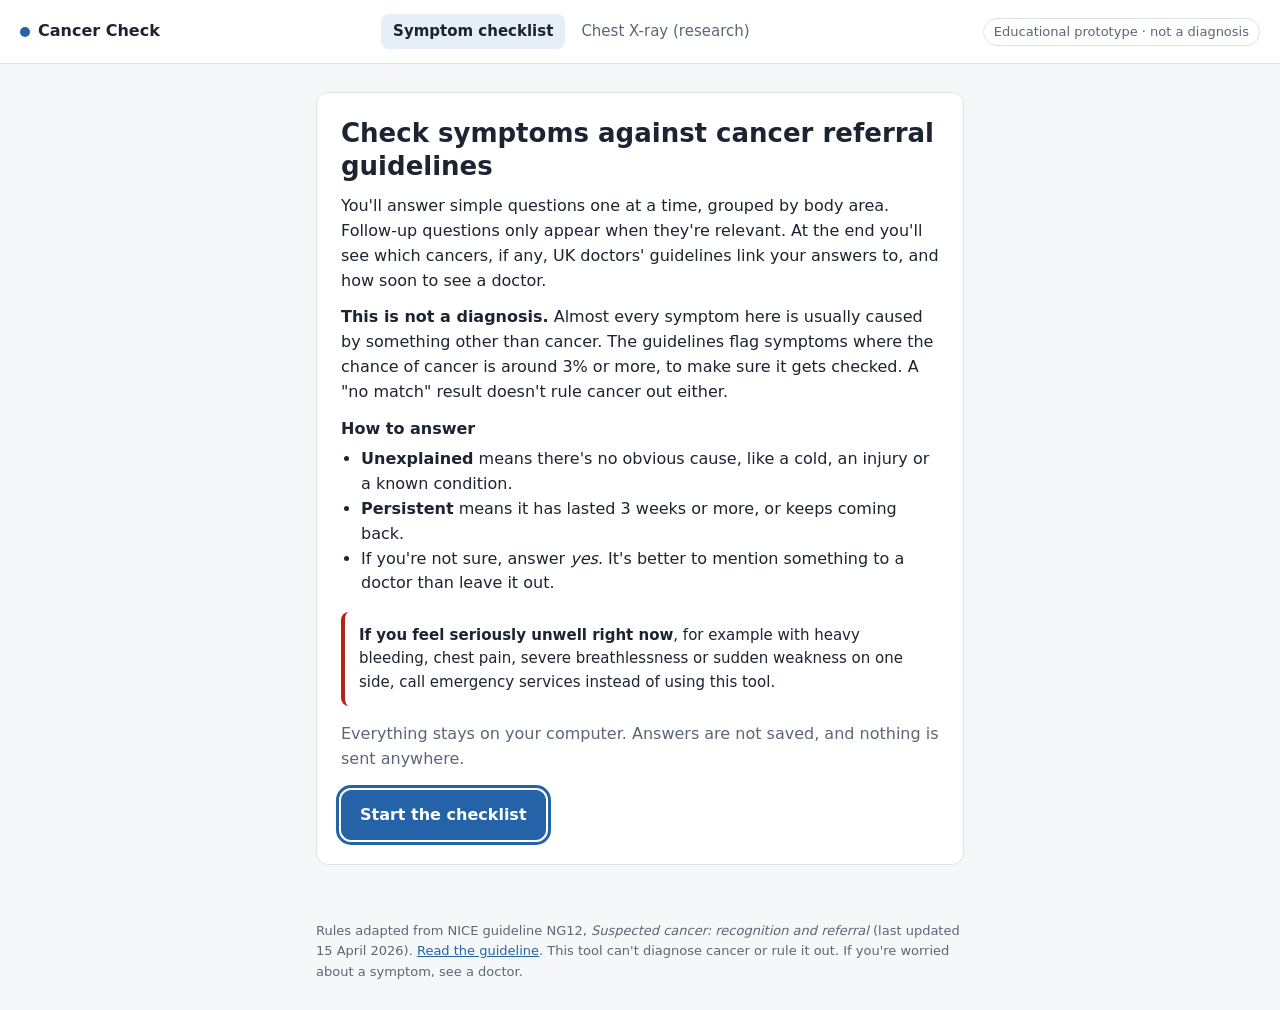
<file: web/index.html>
<!doctype html>
<html lang="en">
<head>
  <meta charset="utf-8" />
  <meta name="viewport" content="width=device-width, initial-scale=1" />
  <title>Cancer Symptom Check</title>
  <link rel="stylesheet" href="styles.css" />
</head>
<body>
  <header class="topbar">
    <div class="brand"><span class="dot" aria-hidden="true"></span> Cancer Check</div>
    <nav class="tabs"><a href="index.html" aria-current="page">Symptom checklist</a><a href="xray.html">Chest X-ray (research)</a></nav>
    <span class="badge">Educational prototype · not a diagnosis</span>
  </header>

  <main id="app" aria-live="polite"></main>

  <footer class="foot">
    Rules adapted from NICE guideline NG12, <em>Suspected cancer: recognition and referral</em>
    (last updated <span id="kb-date"></span>).
    <a id="kb-link" target="_blank" rel="noopener">Read the guideline</a>.
    This tool can't diagnose cancer or rule it out. If you're worried about a symptom, see a doctor.
  </footer>

  <script src="rules.js"></script>
  <script src="engine.js"></script>
  <script src="xray.js"></script>
  <script src="app.js"></script>
</body>
</html>
</file>
<file: web/styles.css>
:root {
  --bg: #f6f7f9;
  --surface: #ffffff;
  --text: #1b2430;
  --muted: #5b6676;
  --border: #dde2e8;
  --accent: #2563a8;
  --accent-text: #ffffff;
  --accent-soft: #e6eef8;
  --u-emergency: #b42318;
  --u-48h: #c4560c;
  --u-2wk: #a86b00;
  --u-soon: #2563a8;
  --u-routine: #4b5a6b;
  --radius: 12px;
  color-scheme: light;
}
@media (prefers-color-scheme: dark) {
  :root:not([data-theme="light"]) {
    --bg: #12161c;
    --surface: #1b2129;
    --text: #e6eaf0;
    --muted: #9aa5b4;
    --border: #2d3540;
    --accent: #6aa5e8;
    --accent-text: #0d1726;
    --accent-soft: #1d2b3d;
    --u-emergency: #f2786c;
    --u-48h: #f0a061;
    --u-2wk: #e2be5a;
    --u-soon: #6aa5e8;
    --u-routine: #9aa5b4;
    color-scheme: dark;
  }
}
:root[data-theme="dark"] {
  --bg: #12161c; --surface: #1b2129; --text: #e6eaf0; --muted: #9aa5b4; --border: #2d3540;
  --accent: #6aa5e8; --accent-text: #0d1726; --accent-soft: #1d2b3d;
  --u-emergency: #f2786c; --u-48h: #f0a061; --u-2wk: #e2be5a; --u-soon: #6aa5e8; --u-routine: #9aa5b4;
  color-scheme: dark;
}

* { box-sizing: border-box; }
body {
  margin: 0;
  background: var(--bg);
  color: var(--text);
  font: 16px/1.55 system-ui, -apple-system, "Segoe UI", Roboto, sans-serif;
  min-height: 100vh;
  display: flex;
  flex-direction: column;
}
a { color: var(--accent); }

.topbar {
  display: flex; align-items: center; justify-content: space-between; gap: 12px; flex-wrap: wrap;
  padding: 14px 20px; border-bottom: 1px solid var(--border); background: var(--surface);
}
.brand { font-weight: 650; display: flex; align-items: center; gap: 8px; }
.dot { width: 10px; height: 10px; border-radius: 50%; background: var(--accent); }
.badge { font-size: 13px; color: var(--muted); border: 1px solid var(--border); padding: 3px 10px; border-radius: 999px; }

main { flex: 1; width: 100%; max-width: 680px; margin: 0 auto; padding: 28px 16px 40px; }
.foot { max-width: 680px; margin: 0 auto; padding: 16px 16px 28px; font-size: 13px; color: var(--muted); }

.card { background: var(--surface); border: 1px solid var(--border); border-radius: var(--radius); padding: 24px; }
h1 { font-size: 26px; line-height: 1.25; margin: 0 0 12px; }
h2 { font-size: 21px; line-height: 1.3; margin: 0 0 8px; }
h3 { font-size: 16px; margin: 0 0 6px; }
p { margin: 0 0 12px; }
.muted { color: var(--muted); }
ul.plain { margin: 0 0 12px; padding-left: 20px; }

.notice { border-left: 4px solid var(--u-emergency); background: var(--surface); padding: 12px 14px; border-radius: 8px; margin: 16px 0; font-size: 15px; }

.btn {
  font: inherit; cursor: pointer; border-radius: 10px; padding: 12px 18px; border: 1px solid var(--border);
  background: var(--surface); color: var(--text); min-height: 48px;
}
.btn:hover { border-color: var(--accent); }
.btn:focus-visible { outline: 3px solid var(--accent); outline-offset: 2px; }
.btn.primary { background: var(--accent); color: var(--accent-text); border-color: var(--accent); font-weight: 600; }
.btn.link { border: none; background: none; color: var(--muted); padding: 8px 4px; min-height: 0; }
.btn.link:hover { color: var(--text); }
.actions { display: flex; gap: 10px; flex-wrap: wrap; margin-top: 18px; }

/* Question screen */
.progress { height: 6px; background: var(--border); border-radius: 999px; overflow: hidden; margin-bottom: 8px; }
.progress > div { height: 100%; background: var(--accent); transition: width .25s ease; }
.progress-label { display: flex; justify-content: space-between; font-size: 13px; color: var(--muted); margin-bottom: 18px; }
.question { font-size: 22px; line-height: 1.35; font-weight: 600; margin: 0 0 10px; }
.hint { color: var(--muted); font-size: 15px; margin-bottom: 4px; }
.answers { display: grid; grid-template-columns: 1fr 1fr; gap: 10px; margin-top: 20px; }
.answers.choices { grid-template-columns: 1fr; }
.answers .btn { font-size: 17px; text-align: left; }
.answers:not(.choices) .btn { text-align: center; font-weight: 600; }
.btn.selected { border-color: var(--accent); background: var(--accent-soft); }
.num-row { display: flex; gap: 10px; margin-top: 20px; }
.num-row input {
  font: inherit; font-size: 20px; width: 140px; padding: 10px 12px; border-radius: 10px;
  border: 1px solid var(--border); background: var(--bg); color: var(--text);
}
.error { color: var(--u-emergency); font-size: 14px; margin-top: 8px; min-height: 1em; }
.kbd-hint { font-size: 13px; color: var(--muted); margin-top: 14px; }
kbd { border: 1px solid var(--border); border-bottom-width: 2px; border-radius: 4px; padding: 0 5px; font: 12px ui-monospace, monospace; }

/* Results */
.result { border: 1px solid var(--border); border-left: 6px solid var(--u); border-radius: var(--radius); background: var(--surface); padding: 18px 20px; margin-top: 14px; }
.result .urgency { display: inline-block; font-size: 13px; font-weight: 700; letter-spacing: .02em; color: var(--u); text-transform: uppercase; margin-bottom: 4px; }
.result .cancers { font-size: 18px; font-weight: 650; margin: 0 0 8px; }
.result .label { font-size: 13px; font-weight: 600; color: var(--muted); margin: 12px 0 2px; }
.result ul { margin: 0; padding-left: 20px; }
.result .strength { font-size: 12px; font-weight: 600; border: 1px solid var(--border); border-radius: 999px; padding: 1px 8px; margin-right: 6px; color: var(--muted); white-space: nowrap; }
.result .recs { font-size: 13px; color: var(--muted); margin-top: 10px; }
.u-emergency { --u: var(--u-emergency); }
.u-48h { --u: var(--u-48h); }
.u-2wk { --u: var(--u-2wk); }
.u-soon { --u: var(--u-soon); }
.u-routine { --u: var(--u-routine); }

.summary-box { margin-top: 22px; }
.summary-box pre {
  white-space: pre-wrap; font: 14px/1.5 ui-monospace, Consolas, monospace; background: var(--bg);
  border: 1px solid var(--border); border-radius: 8px; padding: 12px; margin: 8px 0 0; max-height: 260px; overflow: auto;
}

@media (max-width: 480px) {
  .card { padding: 18px; }
  .question { font-size: 19px; }
  h1 { font-size: 22px; }
}
@media print {
  .topbar, .actions, .btn, .foot a { display: none !important; }
  body { background: #fff; color: #000; }
  .result, .card { break-inside: avoid; }
}

/* Nav */
.tabs { display: flex; gap: 4px; flex-wrap: wrap; }
.tabs a { text-decoration: none; color: var(--muted); padding: 6px 12px; border-radius: 8px; font-size: 15px; }
.tabs a:hover { color: var(--text); background: var(--bg); }
.tabs a[aria-current="page"] { color: var(--text); background: var(--accent-soft); font-weight: 600; }

/* X-ray page */
.drop {
  border: 2px dashed var(--border); border-radius: var(--radius); padding: 28px 16px; text-align: center;
  background: var(--surface); cursor: pointer; transition: border-color .15s, background .15s;
}
.drop:hover, .drop.over { border-color: var(--accent); background: var(--accent-soft); }
.drop input { display: none; }
.drop strong { display: block; font-size: 17px; margin-bottom: 4px; }
.xr-layout { display: grid; grid-template-columns: minmax(0, 1fr) minmax(0, 1fr); gap: 18px; margin-top: 18px; align-items: start; }
@media (max-width: 720px) { .xr-layout { grid-template-columns: 1fr; } }
main.wide { max-width: 1040px; }
.foot.wide { max-width: 1040px; }
.viewer { position: relative; border-radius: var(--radius); overflow: hidden; background: #000; aspect-ratio: 1; }
.viewer img { position: absolute; inset: 0; width: 100%; height: 100%; object-fit: contain; }
.viewer .heat { mix-blend-mode: normal; transition: opacity .2s; }
.viewer-bar { display: flex; justify-content: space-between; align-items: center; gap: 10px; flex-wrap: wrap; font-size: 14px; color: var(--muted); margin-top: 8px; }
.viewer-bar input[type=range] { width: 140px; }
.finding {
  display: grid; grid-template-columns: 1fr auto; gap: 2px 12px; padding: 10px 12px; border-radius: 10px;
  border: 1px solid var(--border); background: var(--surface); margin-bottom: 8px; cursor: pointer; text-align: left; width: 100%; font: inherit; color: inherit;
}
.finding:hover { border-color: var(--accent); }
.finding.active { border-color: var(--accent); box-shadow: inset 0 0 0 1px var(--accent); }
.finding .name { font-weight: 600; }
.finding .val { font-variant-numeric: tabular-nums; font-weight: 600; }
.finding .desc { grid-column: 1 / -1; font-size: 13px; color: var(--muted); }
.meter { grid-column: 1 / -1; position: relative; height: 6px; border-radius: 999px; background: var(--border); margin: 4px 0 2px; }
.meter > div { position: absolute; left: 0; top: 0; bottom: 0; border-radius: 999px; background: var(--u-routine); }
.meter.flag > div { background: var(--u-2wk); }
.meter::after { content: ""; position: absolute; left: 50%; top: -3px; bottom: -3px; width: 2px; background: var(--muted); }
.flag-chip { font-size: 11px; font-weight: 700; text-transform: uppercase; letter-spacing: .03em; color: var(--u-2wk); margin-left: 6px; }
details.more { margin-top: 10px; }
details.more summary { cursor: pointer; color: var(--muted); padding: 6px 0; }
.spinner { width: 22px; height: 22px; border: 3px solid var(--border); border-top-color: var(--accent); border-radius: 50%; animation: spin .8s linear infinite; display: inline-block; vertical-align: middle; margin-right: 8px; }
@keyframes spin { to { transform: rotate(360deg); } }
.warn { border-left: 4px solid var(--u-2wk); background: var(--surface); padding: 12px 14px; border-radius: 8px; margin: 14px 0; font-size: 15px; }
.flag-chip.borderline { color: var(--muted); }
.meter.border > div { background: var(--u-soon); }
details.card.more > summary { color: var(--text); padding: 0; }
#xray-widget .xr-layout { grid-template-columns: 1fr; }
</file>
